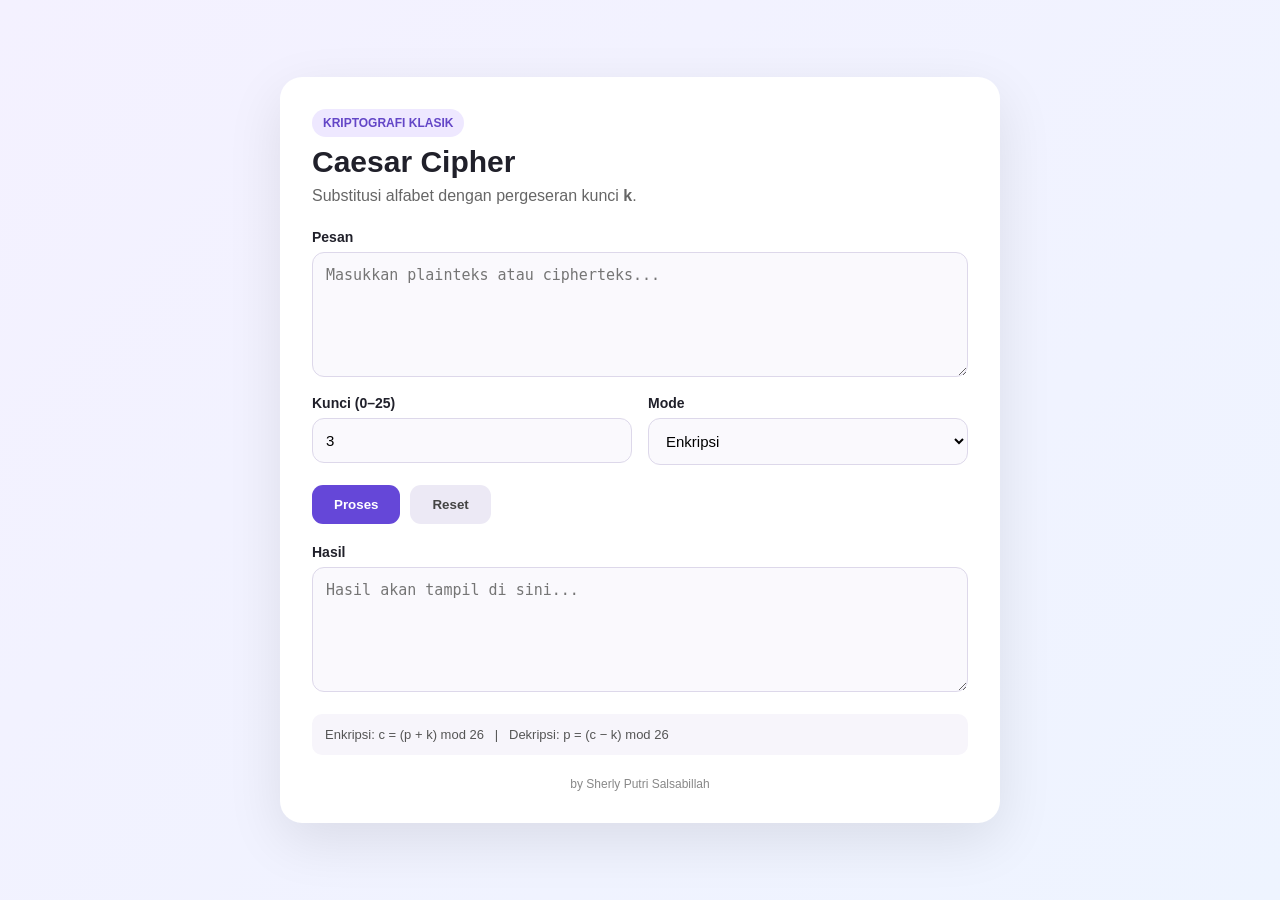
<file: 01-Caesar-Cipher/index.html>
<!DOCTYPE html>
<html lang="id"><head><meta charset="UTF-8"><meta name="viewport" content="width=device-width,initial-scale=1.0">
<title>Caesar Cipher - Sherly</title><link rel="stylesheet" href="style.css"></head>
<body><main class="card"><div class="badge">KRIPTOGRAFI KLASIK</div><h1>Caesar Cipher</h1><p class="desc">Substitusi alfabet dengan pergeseran kunci <b>k</b>.</p>
<label>Pesan</label><textarea id="text" placeholder="Masukkan plainteks atau cipherteks..."></textarea>
<div class="row"><div><label>Kunci (0–25)</label><input id="key" type="number" min="0" max="25" value="3"></div>
<div><label>Mode</label><select id="mode"><option value="enc">Enkripsi</option><option value="dec">Dekripsi</option></select></div></div>
<div class="actions"><button onclick="process()">Proses</button><button class="secondary" onclick="clearAll()">Reset</button></div>
<label>Hasil</label><textarea id="result" readonly placeholder="Hasil akan tampil di sini..."></textarea>
<div class="formula">Enkripsi: c = (p + k) mod 26 &nbsp; | &nbsp; Dekripsi: p = (c − k) mod 26</div>
<footer>by Sherly Putri Salsabillah</footer></main><script src="script.js"></script></body></html>
</file>
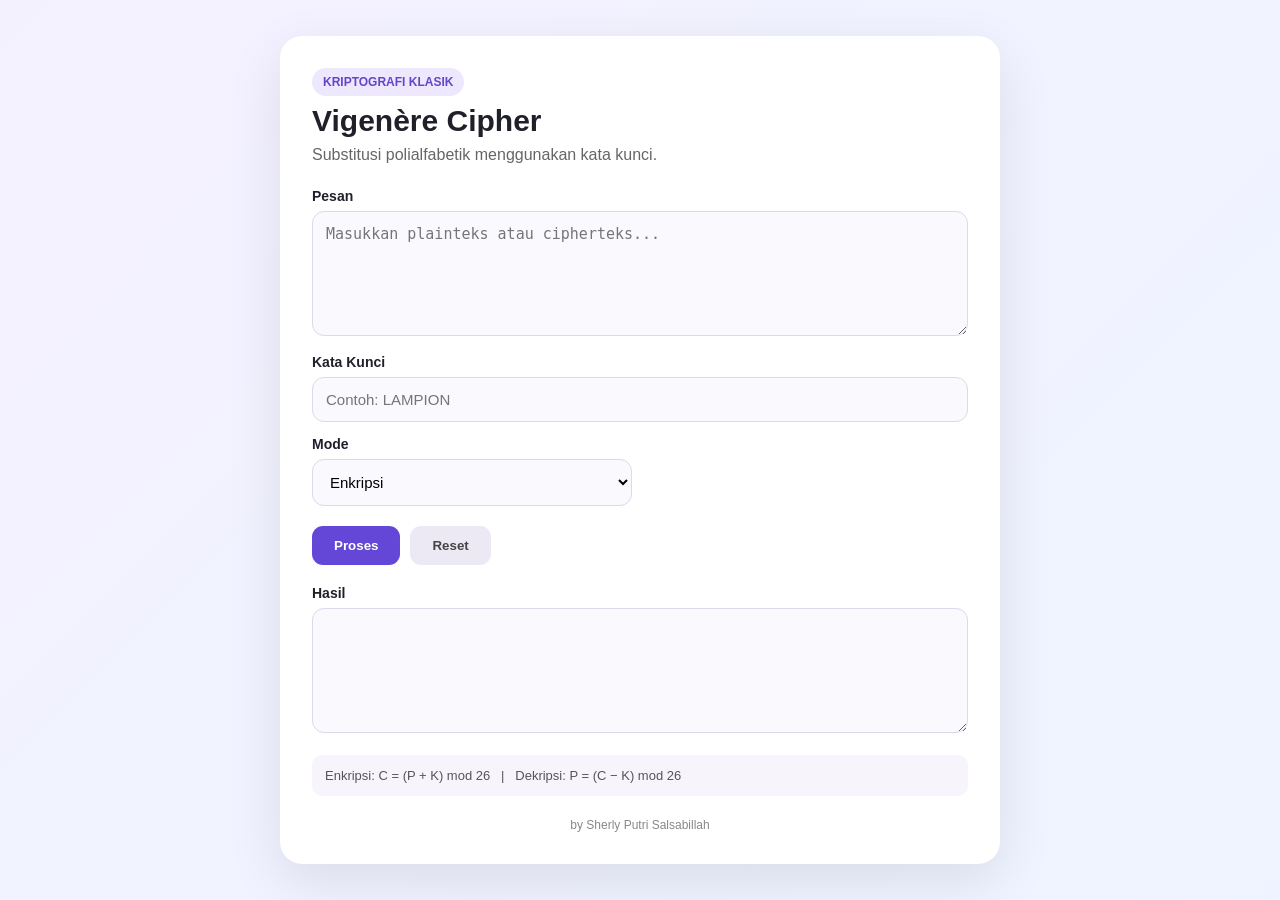
<file: 02-Vigenere-Cipher/index.html>
<!DOCTYPE html>
<html lang="id"><head><meta charset="UTF-8"><meta name="viewport" content="width=device-width,initial-scale=1.0">
<title>Vigenère Cipher - Sherly</title><link rel="stylesheet" href="style.css"></head>
<body><main class="card"><div class="badge">KRIPTOGRAFI KLASIK</div><h1>Vigenère Cipher</h1><p class="desc">Substitusi polialfabetik menggunakan kata kunci.</p>
<label>Pesan</label><textarea id="text" placeholder="Masukkan plainteks atau cipherteks..."></textarea>
<label>Kata Kunci</label><input id="key" type="text" placeholder="Contoh: LAMPION">
<div class="row"><div><label>Mode</label><select id="mode"><option value="enc">Enkripsi</option><option value="dec">Dekripsi</option></select></div></div>
<div class="actions"><button onclick="process()">Proses</button><button class="secondary" onclick="clearAll()">Reset</button></div>
<label>Hasil</label><textarea id="result" readonly></textarea>
<div class="formula">Enkripsi: C = (P + K) mod 26 &nbsp; | &nbsp; Dekripsi: P = (C − K) mod 26</div>
<footer>by Sherly Putri Salsabillah</footer></main><script src="script.js"></script></body></html>
</file>
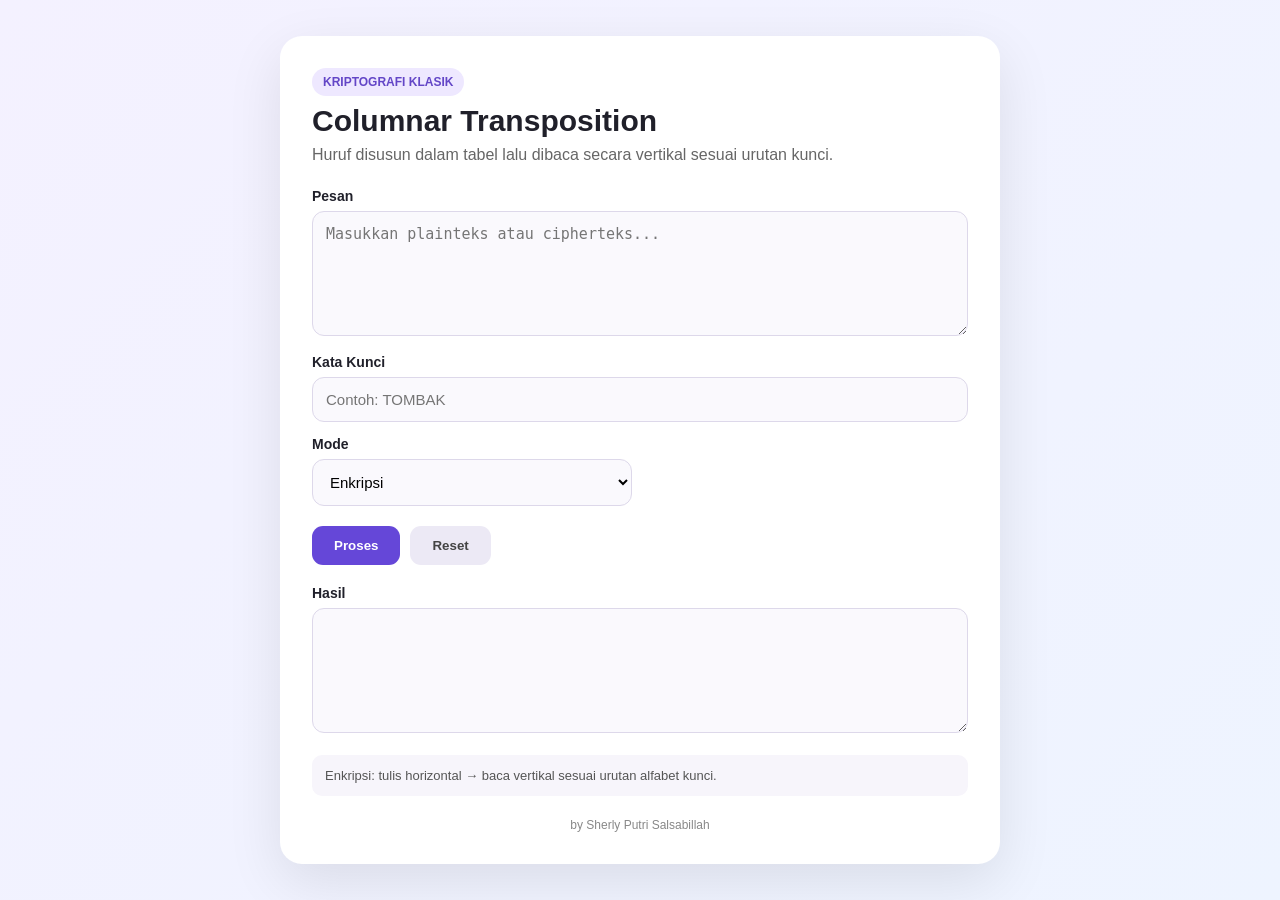
<file: 03-Columnar-Transposition/index.html>
<!DOCTYPE html>
<html lang="id"><head><meta charset="UTF-8"><meta name="viewport" content="width=device-width,initial-scale=1.0">
<title>Columnar Transposition - Sherly</title><link rel="stylesheet" href="style.css"></head>
<body><main class="card"><div class="badge">KRIPTOGRAFI KLASIK</div><h1>Columnar Transposition</h1><p class="desc">Huruf disusun dalam tabel lalu dibaca secara vertikal sesuai urutan kunci.</p>
<label>Pesan</label><textarea id="text" placeholder="Masukkan plainteks atau cipherteks..."></textarea>
<label>Kata Kunci</label><input id="key" type="text" placeholder="Contoh: TOMBAK">
<div class="row"><div><label>Mode</label><select id="mode"><option value="enc">Enkripsi</option><option value="dec">Dekripsi</option></select></div></div>
<div class="actions"><button onclick="process()">Proses</button><button class="secondary" onclick="clearAll()">Reset</button></div>
<label>Hasil</label><textarea id="result" readonly></textarea>
<div class="formula">Enkripsi: tulis horizontal → baca vertikal sesuai urutan alfabet kunci.</div>
<footer>by Sherly Putri Salsabillah</footer></main><script src="script.js"></script></body></html>
</file>
<file: 01-Caesar-Cipher/style.css>
*{box-sizing:border-box}body{margin:0;min-height:100vh;font-family:Arial,sans-serif;background:linear-gradient(135deg,#f4f1ff,#eef4ff);display:flex;align-items:center;justify-content:center;padding:24px;color:#20202a}.card{width:min(720px,100%);background:#fff;border-radius:22px;padding:32px;box-shadow:0 18px 55px #00000018}h1{margin:8px 0;font-size:30px}.desc{color:#666;margin:0 0 24px}.badge{display:inline-block;background:#eee8ff;color:#6346c7;font-size:12px;font-weight:700;padding:7px 11px;border-radius:999px}label{display:block;font-size:14px;font-weight:700;margin:14px 0 7px}textarea,input,select{width:100%;border:1px solid #ddd8ea;border-radius:12px;padding:13px;font-size:15px;background:#faf9fd;outline:none}textarea{min-height:125px;resize:vertical}.row{display:grid;grid-template-columns:1fr 1fr;gap:16px}.actions{display:flex;gap:10px;margin:20px 0}button{border:0;border-radius:11px;padding:12px 22px;background:#6547d8;color:#fff;font-weight:700;cursor:pointer}.secondary{background:#ece9f5;color:#444}.formula{margin-top:18px;background:#f7f5fb;padding:13px;border-radius:10px;font-size:13px;color:#555}footer{text-align:center;margin-top:22px;font-size:12px;color:#888}@media(max-width:600px){.card{padding:22px}.row{grid-template-columns:1fr}h1{font-size:25px}}
</file>
<file: 02-Vigenere-Cipher/style.css>
*{box-sizing:border-box}body{margin:0;min-height:100vh;font-family:Arial,sans-serif;background:linear-gradient(135deg,#f4f1ff,#eef4ff);display:flex;align-items:center;justify-content:center;padding:24px;color:#20202a}.card{width:min(720px,100%);background:#fff;border-radius:22px;padding:32px;box-shadow:0 18px 55px #00000018}h1{margin:8px 0;font-size:30px}.desc{color:#666;margin:0 0 24px}.badge{display:inline-block;background:#eee8ff;color:#6346c7;font-size:12px;font-weight:700;padding:7px 11px;border-radius:999px}label{display:block;font-size:14px;font-weight:700;margin:14px 0 7px}textarea,input,select{width:100%;border:1px solid #ddd8ea;border-radius:12px;padding:13px;font-size:15px;background:#faf9fd;outline:none}textarea{min-height:125px;resize:vertical}.row{display:grid;grid-template-columns:1fr 1fr;gap:16px}.actions{display:flex;gap:10px;margin:20px 0}button{border:0;border-radius:11px;padding:12px 22px;background:#6547d8;color:#fff;font-weight:700;cursor:pointer}.secondary{background:#ece9f5;color:#444}.formula{margin-top:18px;background:#f7f5fb;padding:13px;border-radius:10px;font-size:13px;color:#555}footer{text-align:center;margin-top:22px;font-size:12px;color:#888}@media(max-width:600px){.card{padding:22px}.row{grid-template-columns:1fr}h1{font-size:25px}}
</file>
<file: 03-Columnar-Transposition/style.css>
*{box-sizing:border-box}body{margin:0;min-height:100vh;font-family:Arial,sans-serif;background:linear-gradient(135deg,#f4f1ff,#eef4ff);display:flex;align-items:center;justify-content:center;padding:24px;color:#20202a}.card{width:min(720px,100%);background:#fff;border-radius:22px;padding:32px;box-shadow:0 18px 55px #00000018}h1{margin:8px 0;font-size:30px}.desc{color:#666;margin:0 0 24px}.badge{display:inline-block;background:#eee8ff;color:#6346c7;font-size:12px;font-weight:700;padding:7px 11px;border-radius:999px}label{display:block;font-size:14px;font-weight:700;margin:14px 0 7px}textarea,input,select{width:100%;border:1px solid #ddd8ea;border-radius:12px;padding:13px;font-size:15px;background:#faf9fd;outline:none}textarea{min-height:125px;resize:vertical}.row{display:grid;grid-template-columns:1fr 1fr;gap:16px}.actions{display:flex;gap:10px;margin:20px 0}button{border:0;border-radius:11px;padding:12px 22px;background:#6547d8;color:#fff;font-weight:700;cursor:pointer}.secondary{background:#ece9f5;color:#444}.formula{margin-top:18px;background:#f7f5fb;padding:13px;border-radius:10px;font-size:13px;color:#555}footer{text-align:center;margin-top:22px;font-size:12px;color:#888}@media(max-width:600px){.card{padding:22px}.row{grid-template-columns:1fr}h1{font-size:25px}}
</file>
